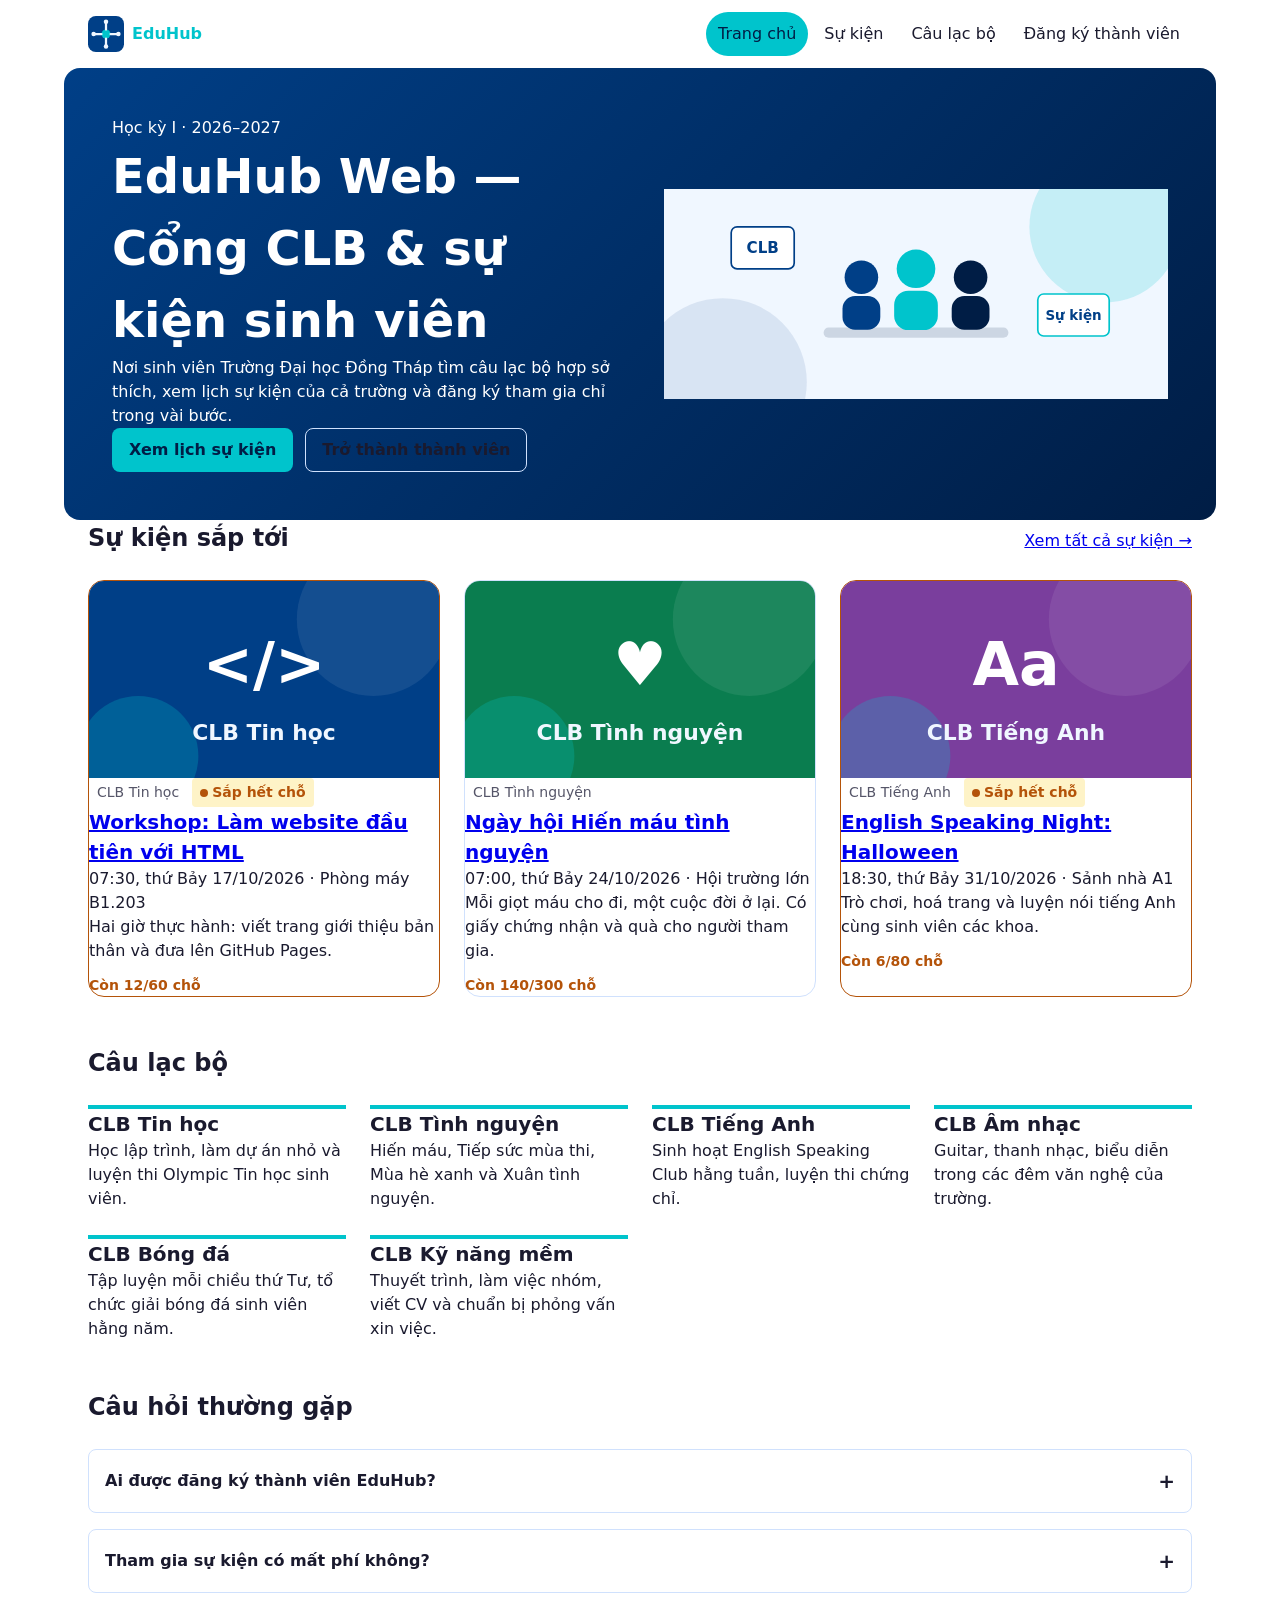
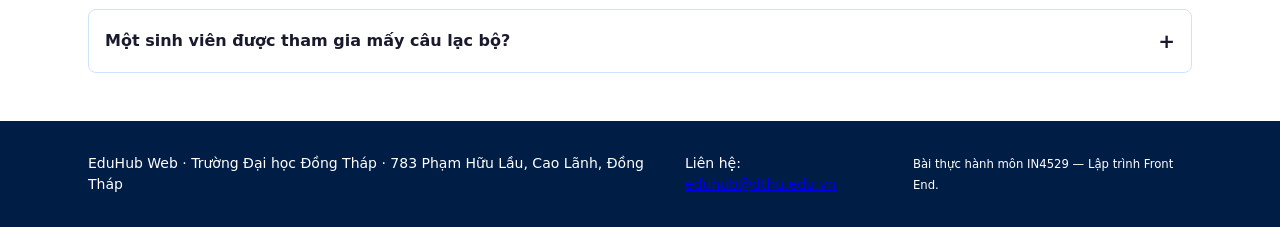
<file: index.html>
<!DOCTYPE html>
<html lang="vi">
  <head>
    <meta charset="utf-8">
    <meta name="viewport" content="width=device-width, initial-scale=1">
    <title>EduHub Web — CLB &amp; sự kiện sinh viên ĐH Đồng Tháp</title>
    <meta name="description" content="Cổng thông tin câu lạc bộ và sự kiện dành cho sinh viên Trường Đại học Đồng Tháp: xem lịch sự kiện, tìm CLB phù hợp và đăng ký thành viên.">
    <!-- Open Graph: thay "ten-tai-khoan" bằng tên tài khoản GitHub sau khi bật GitHub Pages -->
    <meta property="og:type" content="website">
    <meta property="og:site_name" content="EduHub Web">
    <meta property="og:title" content="EduHub Web — CLB &amp; sự kiện sinh viên ĐH Đồng Tháp">
    <meta property="og:description" content="Xem lịch sự kiện, tìm câu lạc bộ phù hợp và đăng ký thành viên.">
    <meta property="og:url" content="https://ten-tai-khoan.github.io/eduhub-web/">
    <meta property="og:image" content="https://ten-tai-khoan.github.io/eduhub-web/assets/og-image.png">
    <meta property="og:locale" content="vi_VN">
    <meta name="theme-color" content="#001D45">
    <link rel="icon" href="assets/logo.svg" type="image/svg+xml">
    <!-- Ch02: một tệp CSS duy nhất, main.css tự @import các lớp còn lại -->
    <link rel="stylesheet" href="css/main.css">
  </head>
  <body>
    <a class="skip-link" href="#noi-dung">Bỏ qua, đến nội dung chính</a>

    <header class="site-header">
      <div class="container site-header__inner">
        <a class="brand" href="index.html">
          <img class="brand__logo" src="assets/logo.svg" alt="" width="48" height="48">
          <span class="brand__name">Edu<span>Hub</span></span>
        </a>
        <nav class="site-nav" aria-label="Điều hướng chính">
          <ul class="site-nav__list">
          <li><a class="site-nav__link" href="index.html" aria-current="page">Trang chủ</a></li>
          <li><a class="site-nav__link" href="events.html">Sự kiện</a></li>
          <li><a class="site-nav__link" href="index.html#cau-lac-bo">Câu lạc bộ</a></li>
          <li><a class="site-nav__link" href="register.html">Đăng ký thành viên</a></li>
          </ul>
        </nav>
      </div>
    </header>

    <main id="noi-dung">
      <section class="container hero" aria-labelledby="tieu-de-chinh">
        <div>
          <p class="hero__eyebrow">Học kỳ I · 2026–2027</p>
          <h1 id="tieu-de-chinh">EduHub Web — Cổng CLB &amp; sự kiện sinh viên</h1>
          <p class="hero__lead">
            Nơi sinh viên Trường Đại học Đồng Tháp tìm câu lạc bộ hợp sở thích,
            xem lịch sự kiện của cả trường và đăng ký tham gia chỉ trong vài bước.
          </p>
          <p class="btn-row">
            <a class="btn btn--accent" href="events.html">Xem lịch sự kiện</a>
            <a class="btn btn--ghost" href="register.html">Trở thành thành viên</a>
          </p>
        </div>
        <img class="hero__media" src="assets/hero.svg" alt="Minh hoạ ba sinh viên đứng cạnh bảng CLB và bảng Sự kiện" width="1200" height="500">
      </section>

      <section class="container section" aria-labelledby="su-kien-sap-toi">
        <div class="section__head">
          <h2 id="su-kien-sap-toi">Sự kiện sắp tới</h2>
          <a href="events.html">Xem tất cả sự kiện →</a>
        </div>
        <div class="card-grid">
        <article class="card event-card">
          <img class="card__media" src="assets/club-tin-hoc.svg" alt="Biểu tượng CLB Tin học" width="640" height="360" loading="lazy">
          <div class="card__body">
            <p class="card__meta"><span class="tag">CLB Tin học</span> <span class="badge badge--hot">Sắp hết chỗ</span></p>
            <h3 class="card__title"><a href="events.html">Workshop: Làm website đầu tiên với HTML</a></h3>
            <p class="event-card__info"><time datetime="2026-10-17T07:30+07:00">07:30, thứ Bảy 17/10/2026</time> · Phòng máy B1.203</p>
            <p class="card__text">Hai giờ thực hành: viết trang giới thiệu bản thân và đưa lên GitHub Pages.</p>
            <p class="event-card__seats">Còn 12/60 chỗ</p>
          </div>
        </article>

        <article class="card event-card">
          <img class="card__media" src="assets/club-tinh-nguyen.svg" alt="Biểu tượng CLB Tình nguyện" width="640" height="360" loading="lazy">
          <div class="card__body">
            <p class="card__meta"><span class="tag">CLB Tình nguyện</span></p>
            <h3 class="card__title"><a href="events.html">Ngày hội Hiến máu tình nguyện</a></h3>
            <p class="event-card__info"><time datetime="2026-10-24T07:00+07:00">07:00, thứ Bảy 24/10/2026</time> · Hội trường lớn</p>
            <p class="card__text">Mỗi giọt máu cho đi, một cuộc đời ở lại. Có giấy chứng nhận và quà cho người tham gia.</p>
            <p class="event-card__seats">Còn 140/300 chỗ</p>
          </div>
        </article>

        <article class="card event-card">
          <img class="card__media" src="assets/club-tieng-anh.svg" alt="Biểu tượng CLB Tiếng Anh" width="640" height="360" loading="lazy">
          <div class="card__body">
            <p class="card__meta"><span class="tag">CLB Tiếng Anh</span> <span class="badge badge--hot">Sắp hết chỗ</span></p>
            <h3 class="card__title"><a href="events.html">English Speaking Night: Halloween</a></h3>
            <p class="event-card__info"><time datetime="2026-10-31T18:30+07:00">18:30, thứ Bảy 31/10/2026</time> · Sảnh nhà A1</p>
            <p class="card__text">Trò chơi, hoá trang và luyện nói tiếng Anh cùng sinh viên các khoa.</p>
            <p class="event-card__seats">Còn 6/80 chỗ</p>
          </div>
        </article>
        </div>
      </section>

      <section id="cau-lac-bo" class="container section" aria-labelledby="tieu-de-clb">
        <div class="section__head">
          <h2 id="tieu-de-clb">Câu lạc bộ</h2>
        </div>
        <ul class="card-grid">
          <li class="club-card">
            <h3>CLB Tin học</h3>
            <p>Học lập trình, làm dự án nhỏ và luyện thi Olympic Tin học sinh viên.</p>
          </li>
          <li class="club-card">
            <h3>CLB Tình nguyện</h3>
            <p>Hiến máu, Tiếp sức mùa thi, Mùa hè xanh và Xuân tình nguyện.</p>
          </li>
          <li class="club-card">
            <h3>CLB Tiếng Anh</h3>
            <p>Sinh hoạt English Speaking Club hằng tuần, luyện thi chứng chỉ.</p>
          </li>
          <li class="club-card">
            <h3>CLB Âm nhạc</h3>
            <p>Guitar, thanh nhạc, biểu diễn trong các đêm văn nghệ của trường.</p>
          </li>
          <li class="club-card">
            <h3>CLB Bóng đá</h3>
            <p>Tập luyện mỗi chiều thứ Tư, tổ chức giải bóng đá sinh viên hằng năm.</p>
          </li>
          <li class="club-card">
            <h3>CLB Kỹ năng mềm</h3>
            <p>Thuyết trình, làm việc nhóm, viết CV và chuẩn bị phỏng vấn xin việc.</p>
          </li>
        </ul>
      </section>

      <section class="container section" aria-labelledby="hoi-dap">
        <div class="section__head">
          <h2 id="hoi-dap">Câu hỏi thường gặp</h2>
        </div>
        <div class="faq">
          <details class="faq__item">
            <summary>Ai được đăng ký thành viên EduHub?</summary>
            <p>Tất cả sinh viên đang học tại Trường Đại học Đồng Tháp, chỉ cần mã số sinh viên và email.</p>
          </details>
          <details class="faq__item">
            <summary>Tham gia sự kiện có mất phí không?</summary>
            <p>Phần lớn sự kiện miễn phí. Sự kiện có phí sẽ ghi rõ ở trang chi tiết.</p>
          </details>
          <details class="faq__item">
            <summary>Một sinh viên được tham gia mấy câu lạc bộ?</summary>
            <p>Không giới hạn, nhưng nên chọn tối đa hai CLB để có thời gian sinh hoạt đều đặn.</p>
          </details>
        </div>
      </section>
    </main>

    <footer class="site-footer">
      <div class="container site-footer__inner">
        <p>EduHub Web · Trường Đại học Đồng Tháp · 783 Phạm Hữu Lầu, Cao Lãnh, Đồng Tháp</p>
        <p>Liên hệ: <a href="mailto:eduhub@dthu.edu.vn">eduhub@dthu.edu.vn</a></p>
        <p><small>Bài thực hành môn IN4529 — Lập trình Front End.</small></p>
      </div>
    </footer>
  </body>
</html>
</file>
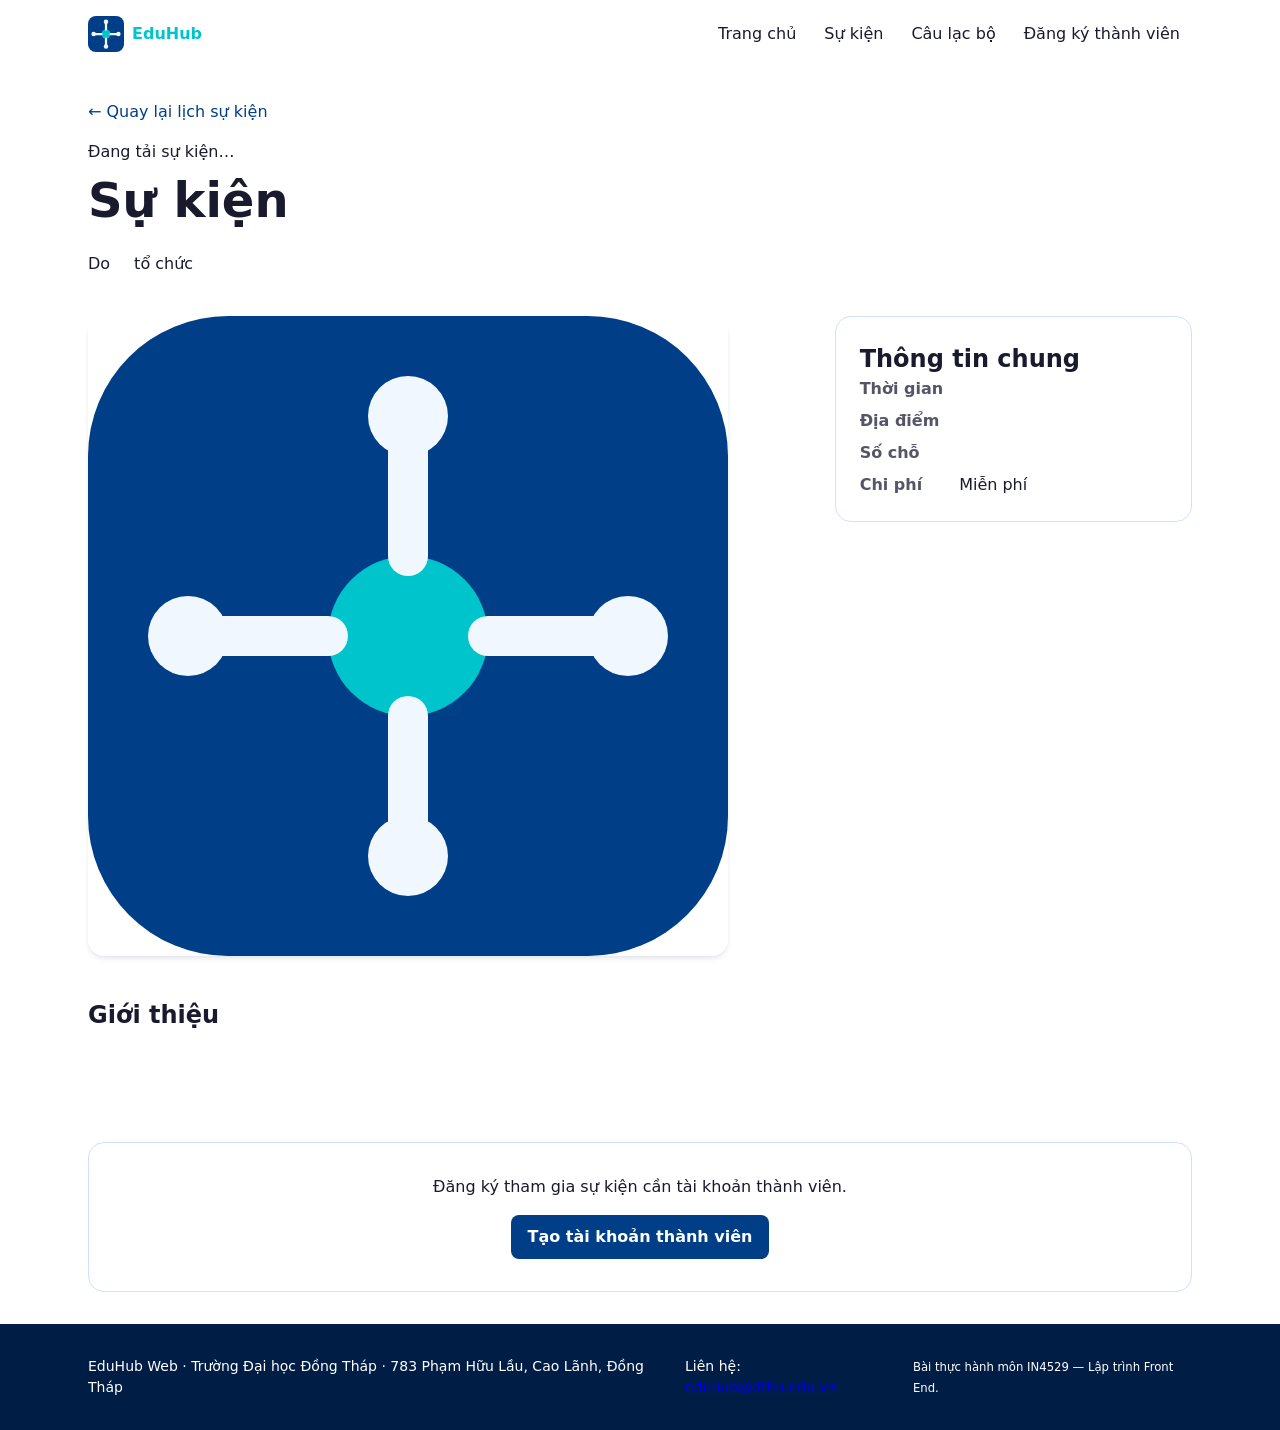
<file: event-detail.html>
<!DOCTYPE html>
<html lang="vi">
  <head>
    <meta charset="utf-8">
    <meta name="viewport" content="width=device-width, initial-scale=1">
    <title>Chi tiết sự kiện · EduHub Web</title>
    <meta name="description" content="Thời gian, địa điểm, số chỗ còn lại và nội dung sự kiện của câu lạc bộ sinh viên Trường Đại học Đồng Tháp.">
    <!-- Open Graph: thay "ten-tai-khoan" bằng tên tài khoản GitHub sau khi bật GitHub Pages -->
    <meta property="og:type" content="website">
    <meta property="og:site_name" content="EduHub Web">
    <meta property="og:title" content="Chi tiết sự kiện · EduHub Web">
    <meta property="og:description" content="Thời gian, địa điểm, số chỗ còn lại và nội dung sự kiện của câu lạc bộ sinh viên Trường Đại học Đồng Tháp.">
    <meta property="og:url" content="https://ten-tai-khoan.github.io/eduhub-web/event-detail.html">
    <meta property="og:image" content="https://ten-tai-khoan.github.io/eduhub-web/assets/og-image.png">
    <meta property="og:locale" content="vi_VN">
    <meta name="theme-color" content="#001D45">
    <link rel="icon" href="assets/logo.svg" type="image/svg+xml">
    <!-- Ch02: một tệp CSS duy nhất, main.css tự @import các lớp còn lại -->
    <link rel="stylesheet" href="css/main.css">
    <script type="module" src="src/event-detail-page.js"></script>
  </head>
  <body>
    <a class="skip-link" href="#noi-dung">Bỏ qua, đến nội dung chính</a>

    <header class="site-header">
      <div class="container site-header__inner">
        <a class="brand" href="index.html">
          <img class="brand__logo" src="assets/logo.svg" alt="" width="48" height="48">
          <span class="brand__name">Edu<span>Hub</span></span>
        </a>
        <nav class="site-nav" aria-label="Điều hướng chính">
          <ul class="site-nav__list">
          <li><a class="site-nav__link" href="index.html">Trang chủ</a></li>
          <li><a class="site-nav__link" href="events.html">Sự kiện</a></li>
          <li><a class="site-nav__link" href="index.html#cau-lac-bo">Câu lạc bộ</a></li>
          <li><a class="site-nav__link" href="register.html">Đăng ký thành viên</a></li>
          </ul>
        </nav>
      </div>
    </header>

    <main id="noi-dung" class="container page">
      <a class="back-link" href="events.html">← Quay lại lịch sự kiện</a>

      <!-- Hộp trạng thái: "Đang tải…", "Không tìm thấy…" hoặc lỗi kết nối -->
      <div id="detail-status" aria-live="polite">
        <div class="status status--loading" role="status"><p>Đang tải sự kiện…</p></div>
      </div>

      <!-- Khung trang chi tiết. hidden cho tới khi có dữ liệu; JS điền chữ vào các phần tử có data-field -->
      <article id="event-detail" class="detail" hidden>
        <header class="detail__head">
          <p class="card__meta" data-field="meta"></p>
          <h1 data-field="name">Sự kiện</h1>
          <p class="detail__organizer">Do <strong data-field="club"></strong> tổ chức</p>
        </header>

        <img class="detail__media" data-field="image" src="assets/logo.svg" alt="" width="640" height="360">

        <section class="detail__info info-card" aria-labelledby="thong-tin">
          <h2 id="thong-tin">Thông tin chung</h2>
          <dl>
            <dt>Thời gian</dt>
            <dd data-field="time"></dd>
            <dt>Địa điểm</dt>
            <dd data-field="location"></dd>
            <dt>Số chỗ</dt>
            <dd data-field="seats"></dd>
            <dt>Chi phí</dt>
            <dd>Miễn phí</dd>
          </dl>
        </section>

        <section class="detail__content prose" aria-labelledby="gioi-thieu">
          <h2 id="gioi-thieu">Giới thiệu</h2>
          <p data-field="description"></p>
        </section>

        <footer class="detail__foot cta">
          <p data-field="cta">Đăng ký tham gia sự kiện cần tài khoản thành viên.</p>
          <a class="btn btn--primary" href="register.html">Tạo tài khoản thành viên</a>
        </footer>
      </article>
    </main>

    <footer class="site-footer">
      <div class="container site-footer__inner">
        <p>EduHub Web · Trường Đại học Đồng Tháp · 783 Phạm Hữu Lầu, Cao Lãnh, Đồng Tháp</p>
        <p>Liên hệ: <a href="mailto:eduhub@dthu.edu.vn">eduhub@dthu.edu.vn</a></p>
        <p><small>Bài thực hành môn IN4529 — Lập trình Front End.</small></p>
      </div>
    </footer>
  </body>
</html>
</file>
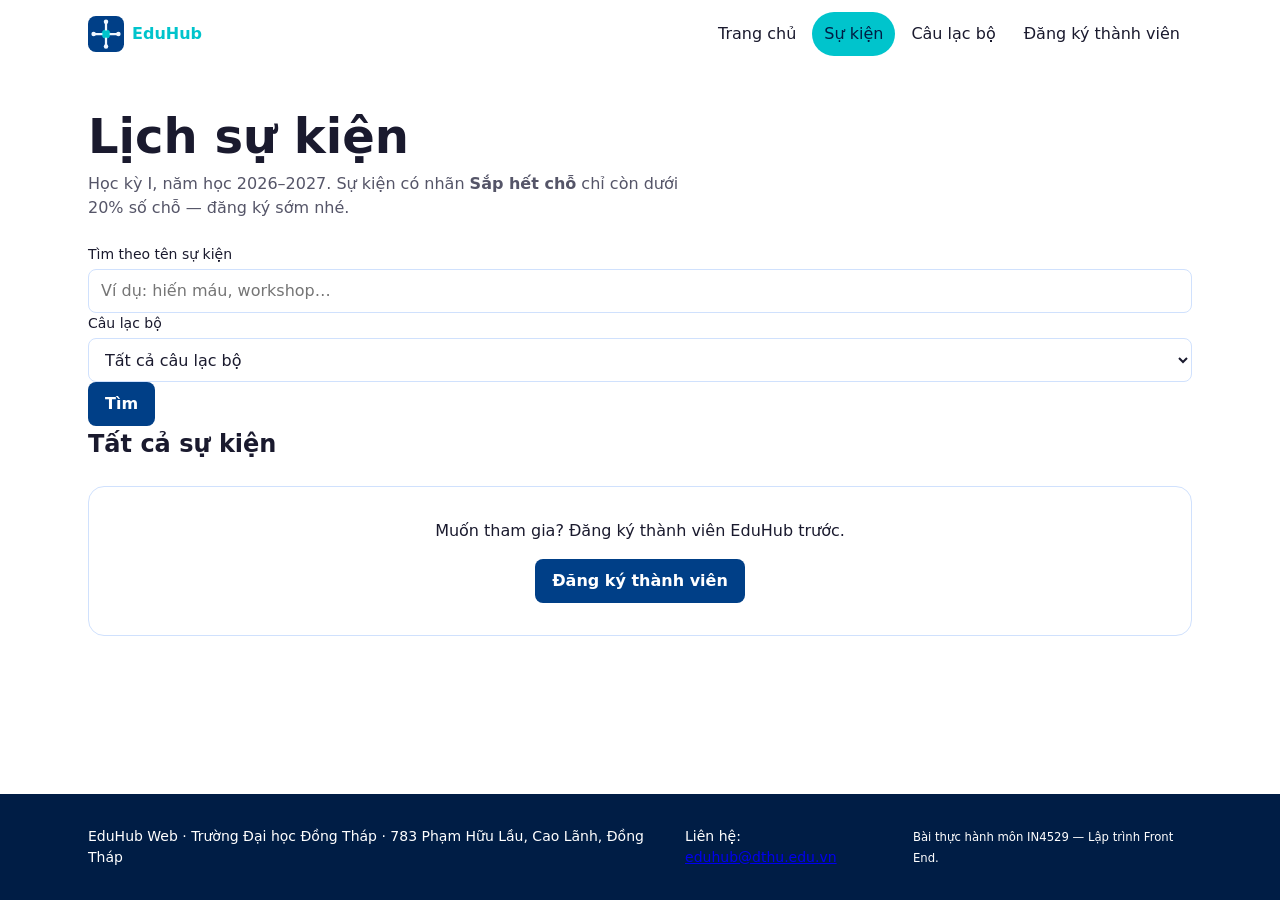
<file: events.html>
<!DOCTYPE html>
<html lang="vi">
  <head>
    <meta charset="utf-8">
    <meta name="viewport" content="width=device-width, initial-scale=1">
    <title>Lịch sự kiện · EduHub Web</title>
    <meta name="description" content="Lịch các sự kiện sắp tới của câu lạc bộ sinh viên Trường Đại học Đồng Tháp, học kỳ I năm học 2026–2027.">
    <!-- Open Graph: thay "ten-tai-khoan" bằng tên tài khoản GitHub sau khi bật GitHub Pages -->
    <meta property="og:type" content="website">
    <meta property="og:site_name" content="EduHub Web">
    <meta property="og:title" content="Lịch sự kiện · EduHub Web">
    <meta property="og:description" content="Lịch các sự kiện sắp tới của câu lạc bộ sinh viên Trường Đại học Đồng Tháp, học kỳ I năm học 2026–2027.">
    <meta property="og:url" content="https://ten-tai-khoan.github.io/eduhub-web/events.html">
    <meta property="og:image" content="https://ten-tai-khoan.github.io/eduhub-web/assets/og-image.png">
    <meta property="og:locale" content="vi_VN">
    <meta name="theme-color" content="#001D45">
    <link rel="icon" href="assets/logo.svg" type="image/svg+xml">
    <!-- Ch02: một tệp CSS duy nhất, main.css tự @import các lớp còn lại -->
    <link rel="stylesheet" href="css/main.css">
    <!-- type="module": được dùng import/export, tự chạy sau khi HTML đọc xong (như defer) -->
    <script type="module" src="src/events-page.js"></script>
  </head>
  <body>
    <a class="skip-link" href="#noi-dung">Bỏ qua, đến nội dung chính</a>

    <header class="site-header">
      <div class="container site-header__inner">
        <a class="brand" href="index.html">
          <img class="brand__logo" src="assets/logo.svg" alt="" width="48" height="48">
          <span class="brand__name">Edu<span>Hub</span></span>
        </a>
        <nav class="site-nav" aria-label="Điều hướng chính">
          <ul class="site-nav__list">
          <li><a class="site-nav__link" href="index.html">Trang chủ</a></li>
          <li><a class="site-nav__link" href="events.html" aria-current="page">Sự kiện</a></li>
          <li><a class="site-nav__link" href="index.html#cau-lac-bo">Câu lạc bộ</a></li>
          <li><a class="site-nav__link" href="register.html">Đăng ký thành viên</a></li>
          </ul>
        </nav>
      </div>
    </header>

    <main id="noi-dung" class="container page">
      <h1>Lịch sự kiện</h1>
      <p class="page__intro">Học kỳ I, năm học 2026–2027. Sự kiện có nhãn <strong>Sắp hết chỗ</strong> chỉ còn dưới 20% số chỗ — đăng ký sớm nhé.</p>

      <!-- role="search": trình đọc màn hình biết đây là khu tìm kiếm.
           Form vẫn có name=q, name=clubId: nếu JS lỗi, bấm Enter vẫn ra URL ?q=…&clubId=… -->
      <form class="filters" role="search" action="events.html" method="get">
        <p class="field">
          <label for="search">Tìm theo tên sự kiện</label>
          <input id="search" name="q" type="search" placeholder="Ví dụ: hiến máu, workshop…" autocomplete="off">
        </p>
        <p class="field">
          <label for="club-filter">Câu lạc bộ</label>
          <select id="club-filter" name="clubId">
            <option value="">Tất cả câu lạc bộ</option>
          </select>
        </p>
        <!-- Kết quả tự cập nhật khi gõ; nút này cho người dùng bàn phím và khi JS chưa chạy -->
        <p class="filters__actions">
          <button class="btn btn--primary" type="submit">Tìm</button>
        </p>
      </form>

      <section aria-labelledby="danh-sach">
        <div class="section__head">
          <h2 id="danh-sach">Tất cả sự kiện</h2>
          <!-- aria-live: đọc to "Tìm thấy 3 sự kiện" mỗi khi kết quả đổi -->
          <p id="result-count" class="result-count" aria-live="polite"></p>
        </div>
        <!-- Card được tạo bằng JavaScript từ GET /api/events (src/events-page.js) -->
        <div id="event-list" class="card-grid" aria-busy="true">
          <noscript><p>Trang này cần bật JavaScript để tải danh sách sự kiện.</p></noscript>
        </div>
      </section>

      <p class="cta section">
        <span>Muốn tham gia? Đăng ký thành viên EduHub trước.</span>
        <a class="btn btn--primary" href="register.html">Đăng ký thành viên</a>
      </p>
    </main>

    <footer class="site-footer">
      <div class="container site-footer__inner">
        <p>EduHub Web · Trường Đại học Đồng Tháp · 783 Phạm Hữu Lầu, Cao Lãnh, Đồng Tháp</p>
        <p>Liên hệ: <a href="mailto:eduhub@dthu.edu.vn">eduhub@dthu.edu.vn</a></p>
        <p><small>Bài thực hành môn IN4529 — Lập trình Front End.</small></p>
      </div>
    </footer>
  </body>
</html>
</file>
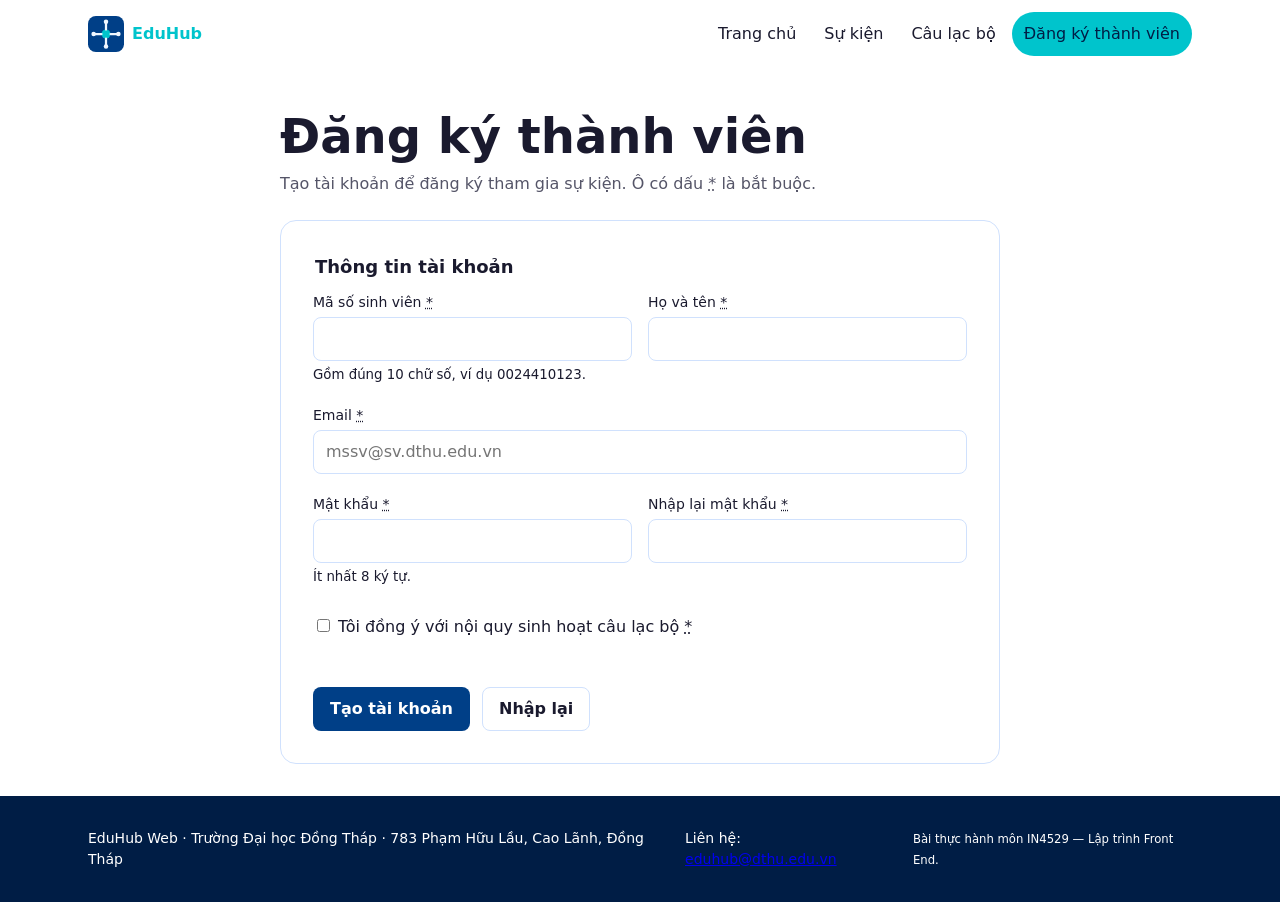
<file: register.html>
<!DOCTYPE html>
<html lang="vi">
  <head>
    <meta charset="utf-8">
    <meta name="viewport" content="width=device-width, initial-scale=1">
    <title>Đăng ký thành viên · EduHub Web</title>
    <meta name="description" content="Đăng ký tài khoản thành viên EduHub Web dành cho sinh viên Trường Đại học Đồng Tháp.">
    <!-- Open Graph: thay "ten-tai-khoan" bằng tên tài khoản GitHub sau khi bật GitHub Pages -->
    <meta property="og:type" content="website">
    <meta property="og:site_name" content="EduHub Web">
    <meta property="og:title" content="Đăng ký thành viên · EduHub Web">
    <meta property="og:description" content="Đăng ký tài khoản thành viên EduHub Web dành cho sinh viên Trường Đại học Đồng Tháp.">
    <meta property="og:url" content="https://ten-tai-khoan.github.io/eduhub-web/register.html">
    <meta property="og:image" content="https://ten-tai-khoan.github.io/eduhub-web/assets/og-image.png">
    <meta property="og:locale" content="vi_VN">
    <meta name="theme-color" content="#001D45">
    <link rel="icon" href="assets/logo.svg" type="image/svg+xml">
    <!-- Ch02: một tệp CSS duy nhất, main.css tự @import các lớp còn lại -->
    <link rel="stylesheet" href="css/main.css">
    <script type="module" src="src/register-page.js"></script>
  </head>
  <body>
    <a class="skip-link" href="#noi-dung">Bỏ qua, đến nội dung chính</a>

    <header class="site-header">
      <div class="container site-header__inner">
        <a class="brand" href="index.html">
          <img class="brand__logo" src="assets/logo.svg" alt="" width="48" height="48">
          <span class="brand__name">Edu<span>Hub</span></span>
        </a>
        <nav class="site-nav" aria-label="Điều hướng chính">
          <ul class="site-nav__list">
          <li><a class="site-nav__link" href="index.html">Trang chủ</a></li>
          <li><a class="site-nav__link" href="events.html">Sự kiện</a></li>
          <li><a class="site-nav__link" href="index.html#cau-lac-bo">Câu lạc bộ</a></li>
          <li><a class="site-nav__link" href="register.html" aria-current="page">Đăng ký thành viên</a></li>
          </ul>
        </nav>
      </div>
    </header>

    <main id="noi-dung" class="container page page--narrow">
      <h1>Đăng ký thành viên</h1>
      <p class="page__intro">Tạo tài khoản để đăng ký tham gia sự kiện. Ô có dấu <abbr title="bắt buộc">*</abbr> là bắt buộc.</p>

      <!-- Thông báo chung sau khi gửi: thành công (xanh) hoặc lỗi (đỏ). JS điền nội dung. -->
      <div id="form-alert" aria-live="polite"></div>

      <!-- novalidate: tắt bong bóng báo lỗi mặc định của trình duyệt để JS tự hiện lỗi
           ngay dưới từng ô, cùng một chỗ với lỗi server trả về (400). -->
      <form id="register-form" class="form" novalidate>
        <fieldset>
          <legend>Thông tin tài khoản</legend>

          <div class="form__grid">
            <p class="field">
              <label for="student-id">Mã số sinh viên <abbr title="bắt buộc">*</abbr></label>
              <input id="student-id" name="studentId" type="text" inputmode="numeric"
                     required pattern="[0-9]{10}" maxlength="10"
                     aria-describedby="student-id-hint studentId-error" autocomplete="off">
              <small id="student-id-hint">Gồm đúng 10 chữ số, ví dụ 0024410123.</small>
              <small id="studentId-error" class="field__error" data-error-for="studentId"></small>
            </p>

            <p class="field">
              <label for="full-name">Họ và tên <abbr title="bắt buộc">*</abbr></label>
              <input id="full-name" name="name" type="text" required minlength="2" maxlength="100"
                     autocomplete="name" aria-describedby="name-error">
              <small id="name-error" class="field__error" data-error-for="name"></small>
            </p>

            <p class="field field--full">
              <label for="email">Email <abbr title="bắt buộc">*</abbr></label>
              <input id="email" name="email" type="email" required autocomplete="email"
                     placeholder="mssv@sv.dthu.edu.vn" aria-describedby="email-error">
              <small id="email-error" class="field__error" data-error-for="email"></small>
            </p>

            <p class="field">
              <label for="password">Mật khẩu <abbr title="bắt buộc">*</abbr></label>
              <input id="password" name="password" type="password" required minlength="8"
                     autocomplete="new-password" aria-describedby="password-hint password-error">
              <small id="password-hint">Ít nhất 8 ký tự.</small>
              <small id="password-error" class="field__error" data-error-for="password"></small>
            </p>

            <p class="field">
              <label for="password-confirm">Nhập lại mật khẩu <abbr title="bắt buộc">*</abbr></label>
              <input id="password-confirm" name="passwordConfirm" type="password" required
                     autocomplete="new-password" aria-describedby="passwordConfirm-error">
              <small id="passwordConfirm-error" class="field__error" data-error-for="passwordConfirm"></small>
            </p>
          </div>
        </fieldset>

        <div class="field--check">
          <input id="agree" name="agree" type="checkbox" required aria-describedby="agree-error">
          <label for="agree">Tôi đồng ý với nội quy sinh hoạt câu lạc bộ <abbr title="bắt buộc">*</abbr></label>
        </div>
        <small id="agree-error" class="field__error" data-error-for="agree"></small>

        <p class="btn-row">
          <button class="btn btn--primary" type="submit">Tạo tài khoản</button>
          <button class="btn btn--ghost" type="reset">Nhập lại</button>
        </p>
      </form>
    </main>

    <footer class="site-footer">
      <div class="container site-footer__inner">
        <p>EduHub Web · Trường Đại học Đồng Tháp · 783 Phạm Hữu Lầu, Cao Lãnh, Đồng Tháp</p>
        <p>Liên hệ: <a href="mailto:eduhub@dthu.edu.vn">eduhub@dthu.edu.vn</a></p>
        <p><small>Bài thực hành môn IN4529 — Lập trình Front End.</small></p>
      </div>
    </footer>
  </body>
</html>
</file>
<file: css/main.css>
/* ==========================================================================
   main.css — tệp duy nhất mà HTML liên kết tới (đã có sẵn <link> trong 4 trang)
   ========================================================================== */

/* TODO(ch2-T2): Khai báo thứ tự lớp cascade, lớp viết SAU sẽ thắng lớp viết TRƯỚC:*/
    @layer tokens, base, layout, components;
/*Sau đó @import 4 tệp vào đúng lớp của nó, ví dụ:*/
    @import url("tokens.css") layer(tokens);
    @import url("base.css") layer(base);
    @import url("layout.css") layer(layout);
    @import url("components.css") layer(components);
/*Lưu ý: @import phải đứng đầu tệp, chỉ dòng @layer được đứng trước. */
</file>
